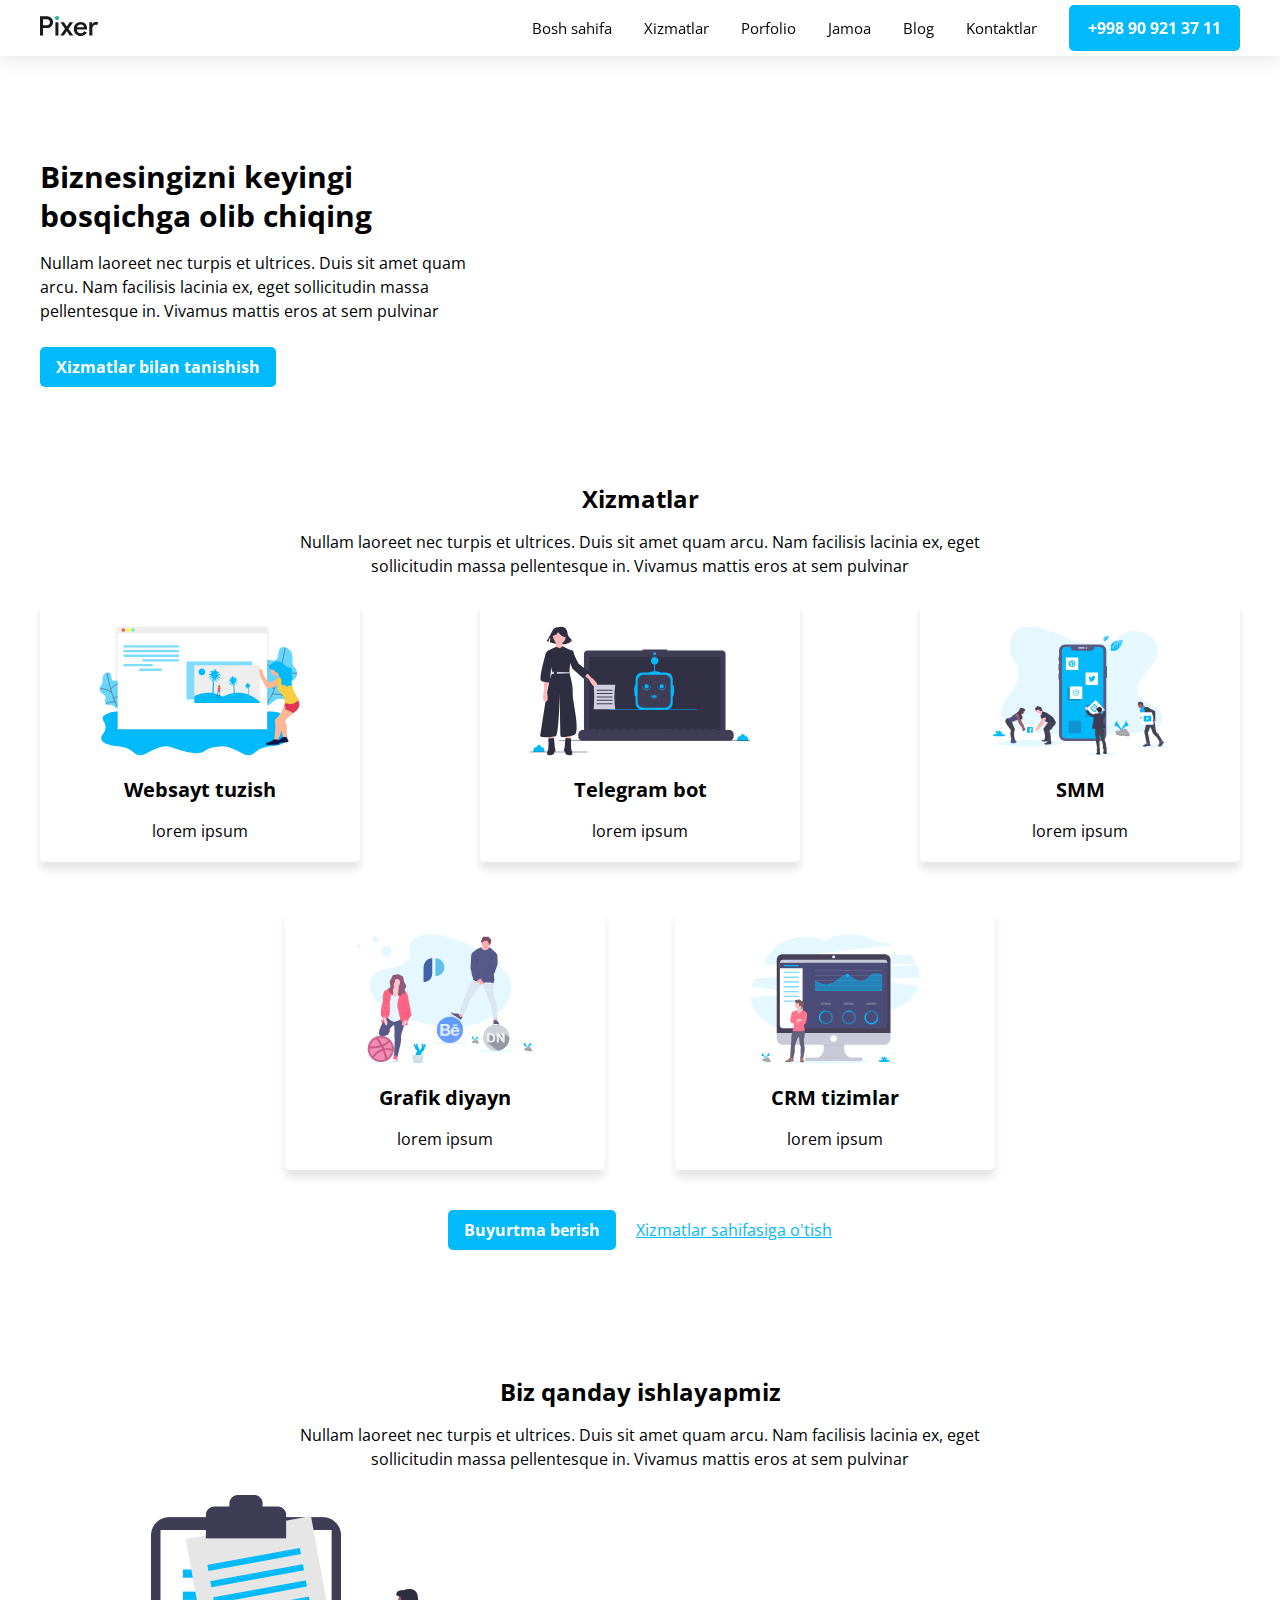
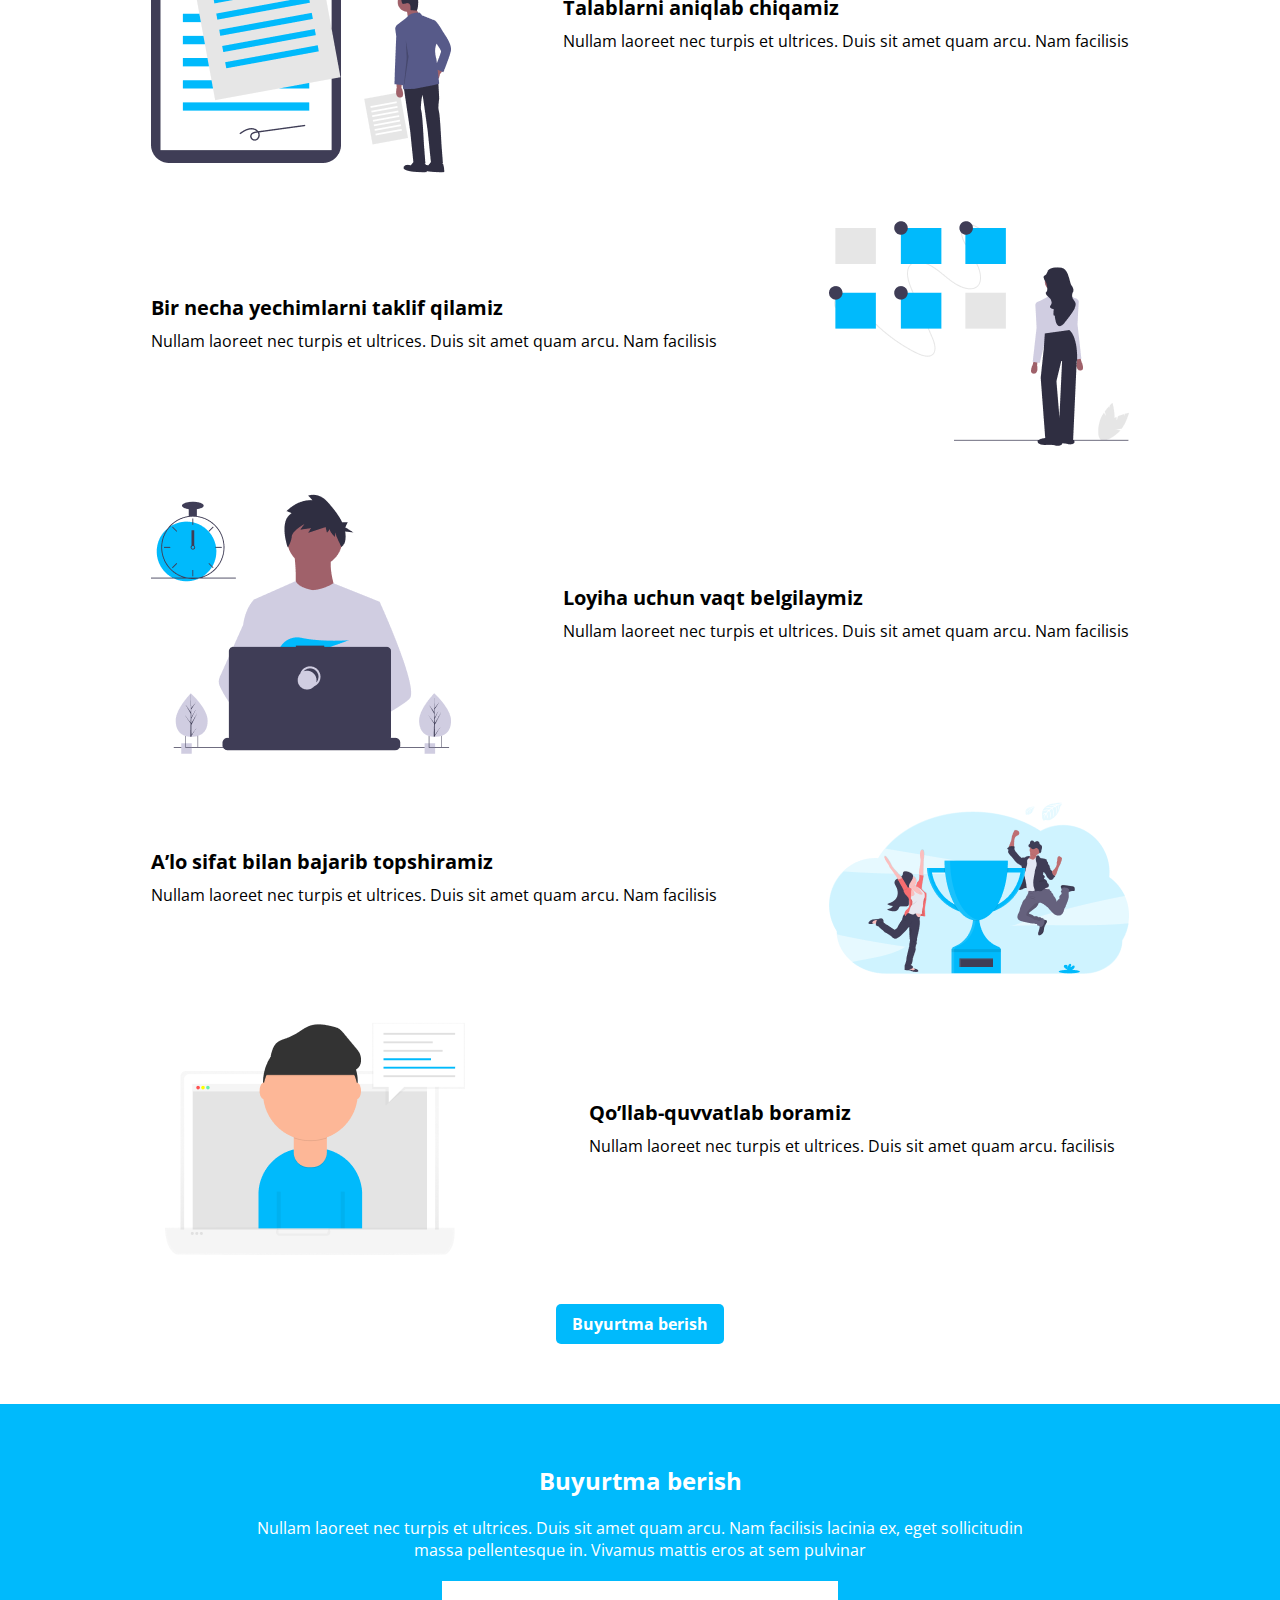
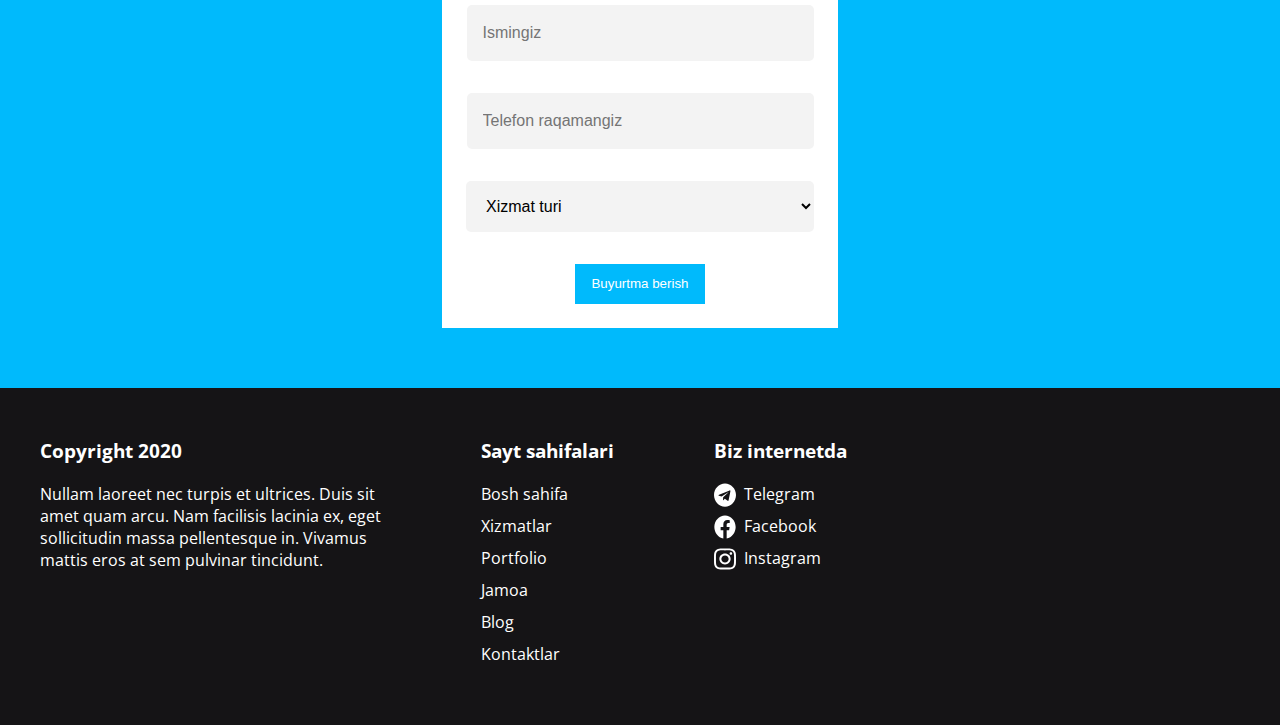
<file: index.html>
<!DOCTYPE html>
<html lang="en">
<head>
  <meta charset="UTF-8">
  <meta name="viewport" content="width=device-width, initial-scale=1.0">
  <title>Pixer</title>
  <link rel="stylesheet" href="./css/main.css">
  <link href="https://fonts.googleapis.com/css2?family=Open+Sans:wght@400;700&display=swap" rel="stylesheet">
  
</head>
<body>
  <header>
    <div class="nav container">

      <div class="nav-left ">
        <div class="logo">
          <a href="#">
            <img src="./images/pixer-logo.svg" alt="logotip">
          </a>
        </div>
      </div>

      <div class="nav-right">

          <ul class="nav-right-link">
            <li><a href="#" class="nav-link"> Bosh sahifa</a></li>
            <li >

              <div class="drop-list">
                <a href="#" class="nav-link">Xizmatlar</a>

                <div class="drop-list-inner">
                  <ul >
                    <li><a href="#" class="drop-item">Web sayt</a></li>
                    <li><a href="#" class="drop-item">Telegram bot</a></li>
                    <li><a href="#" class="drop-item">SMM</a></li>
                    <li><a href="#" class="drop-item">Grafig dizayn</a></li>
                    <li><a href="#" class="drop-item">CRM tizimi</a></li>
                  </ul>
                </div>

              </div>
  
            </li>
            <li><a href="#" class="nav-link">Porfolio</a></li>
            <li><a href="#" class="nav-link">Jamoa</a></li>
            <li><a href="#" class="nav-link">Blog</a></li>
            <li><a href="#" class="nav-link">Kontaktlar</a></li>
          </ul>
          <a href="tel:+998909213711" class="pixer-link number"> +998 90 921 37 11</a>

      </div>

    </div>
  </header>

  <div class="container">
    <main>

      <div class="section">

        <div class="section-inner">

          <div class="section-left">
            <h1>Biznesingizni keyingi bosqichga
              olib chiqing</h1>

            <p>Nullam laoreet nec turpis et ultrices. Duis sit amet quam arcu.
              Nam facilisis lacinia ex, eget sollicitudin massa pellentesque 
              in. Vivamus mattis eros at sem pulvinar</p>

            <a href="#" class="pixer-link"> Xizmatlar bilan tanishish</a>
          </div>

          <div class="section-right">
            <iframe width="458" height="258" src="https://www.youtube.com/embed/vnso1_Iynm4" frameborder="0" allow="accelerometer; autoplay; clipboard-write; encrypted-media; gyroscope; picture-in-picture" allowfullscreen></iframe>
          </div>

        </div>

      </div>

      <div class="section2">
        <div class="section2-inner">
          <h2>Xizmatlar</h2>
          <p>Nullam laoreet nec turpis et ultrices. Duis sit amet quam arcu. Nam facilisis lacinia ex, eget<br>
             sollicitudin massa pellentesque in. Vivamus mattis eros at sem pulvinar
          </p>
          <div  class="section2-inner-top">
            <a  href="#" class="section2-item">
              <img  width="202.79"; height="130"; src="./images/website-illustration.svg" alt="" >
              <h3>Websayt tuzish</h3>
              <p>lorem ipsum</p>
            </a>

            <a href="#" class="section2-item telegram">
              <img width="222.13" height="130" src="./images/bot-illustration.svg" alt="">
              <h3>Telegram bot</h3>
              <p>lorem ipsum</p>
            </a>

            <a href="#" class="section2-item smm">
              <img width="176.85" height="130" src="./images/smm-illustration@2x.svg" alt="">
              <h3>SMM</h3>
              <p>lorem ipsum</p>
            </a>

          </div>
          <div class="section2-inner-bottom">
            <a href="#" class="section2-item">
              <img width="179" height="130" src="./images/design-illustration.svg" alt="">
              <h3>Grafik diyayn</h3>
              <p>lorem ipsum</p>
            </a>

            <a href="#" class="section2-item">
              <img width="169.22" height="130" src="./images/crm-illustration.svg" alt="">
              <h3>CRM tizimlar</h3>
              <p>lorem ipsum</p>
            </a>

          </div>

          <a href="#" class="pixer-link">Buyurtma berish</a>
          <a href="#" class="section-link">Xizmatlar sahifasiga o'tish</a>

        </div>


      </div>

      <div class="section3"> 

          <h2>Biz qanday ishlayapmiz</h2>
          <p class="section3-text">Nullam laoreet nec turpis et ultrices. Duis sit amet quam arcu. Nam facilisis lacinia ex, eget<br> sollicitudin
            massa pellentesque in. Vivamus mattis eros at sem pulvinar</p>

          <div class="section3-item">

            <div class="section3-inner">
              <img src="./images/step-illlustration.png" alt="">
              <div class="inner-text">
                <h3>Talablarni aniqlab chiqamiz</h3>
                <p>Nullam laoreet nec turpis et ultrices. Duis sit amet quam arcu. Nam facilisis</p>
              </div>
            </div>

            <div class="section3-inner reverse">
              <img src="./images/step-illlustration2.png" alt="">
              <div class="inner-text">
                <h3>Bir necha yechimlarni taklif qilamiz</h3>
                <p>Nullam laoreet nec turpis et ultrices. Duis sit amet quam arcu. Nam  facilisis</p>
              </div>
            </div>

            <div class="section3-inner">
              <img src="./images/step-illustration3.png" alt="">
               <div class="inner-text"> 
                <h3>Loyiha uchun vaqt belgilaymiz</h3>
                <p>Nullam laoreet nec turpis et ultrices. Duis sit amet quam arcu. Nam facilisis</p>
               </div>
            </div>

            <div class="section3-inner reverse">
              <img src="./images/step-illustration4.png" alt="">
              <div class="inner-text">
                <h3>A’lo sifat bilan bajarib topshiramiz</h3>
                <p>Nullam laoreet nec turpis et ultrices. Duis sit amet quam arcu. Nam facilisis</p>
              </div>
            </div>

            <div class="section3-inner">
              <img src="./images/step-illustration5.png" alt="">
              <div class="inner-text">
                <h3>Qo’llab-quvvatlab boramiz</h3>
                <p>Nullam laoreet nec turpis et ultrices. Duis sit amet quam arcu. facilisis</p>
              </div>
            </div>
          
          </div>
          <div class="section3-link">
            <a href="#" class="pixer-link">Buyurtma berish</a>
          </div>
      </div>

    </main>
  </div>

  <div class="section4">

    <div class="container">

      <h2>Buyurtma berish</h2>
      <p>Nullam laoreet nec turpis et ultrices. Duis sit amet quam arcu. Nam facilisis lacinia ex, eget sollicitudin<br>
        massa pellentesque in. Vivamus mattis eros at sem pulvinar</p>

        <form action="../xiz.html">

          <input type="text" placeholder="Ismingiz" required>
          
          <input type="text" placeholder="Telefon raqamangiz" required>

          <select name="" id="">
            <option value="1" selected disabled>Xizmat turi</option>
            <option value="2">Vebsayt yaratish</option>
            <option value="3">CRM tizimlar</option>
            <option value="4">SMM</option>
          </select>

          <button type="submit" class="button">Buyurtma berish</button>

        </form>
    </div>
  </div>

  <footer>
    <div class="footer-inner container">

      <div class="footer-left">
        <h3>Copyright 2020</h3>
        <p>Nullam laoreet nec turpis et ultrices. Duis sit<br>
           amet quam arcu. Nam facilisis lacinia ex, eget<br>
            sollicitudin massa pellentesque in. Vivamus<br>
             mattis eros at sem pulvinar tincidunt.</p>
      </div>

      <div class="footer-middle">
       
        <ul>
          <h3>Sayt sahifalari</h3>

          <li class="footer-item">
            <a href="#" class="footer-link">Bosh sahifa</a>
          </li>

          <li class="footer-item">
            <a href="#" class="footer-link">Xizmatlar</a>
          </li>

          <li class="footer-item">
            <a href="#" class="footer-link">Portfolio</a>
          </li>

          <li class="footer-item">
            <a href="#" class="footer-link">Jamoa</a>
          </li>

          <li class="footer-item">
            <a href="#" class="footer-link">Blog</a>
          </li>

          <li class="footer-item">
            <a href="#" class="footer-link">Kontaktlar</a>
          </li>

        </ul>

      </div>

      <div class="footer-right">
        <h3>Biz internetda</h3>
        <a href="https://web.telegram.org" target="_blank" class="social">Telegram</a>
        <a href="https://facebook.com" target="_blank" class="social facebook">Facebook</a>
        <a href="https://instagram.com" target="_blank" class="social instagram">Instagram</a>
      </div>

    </div>
  </footer>

</body>
</html>
</file>
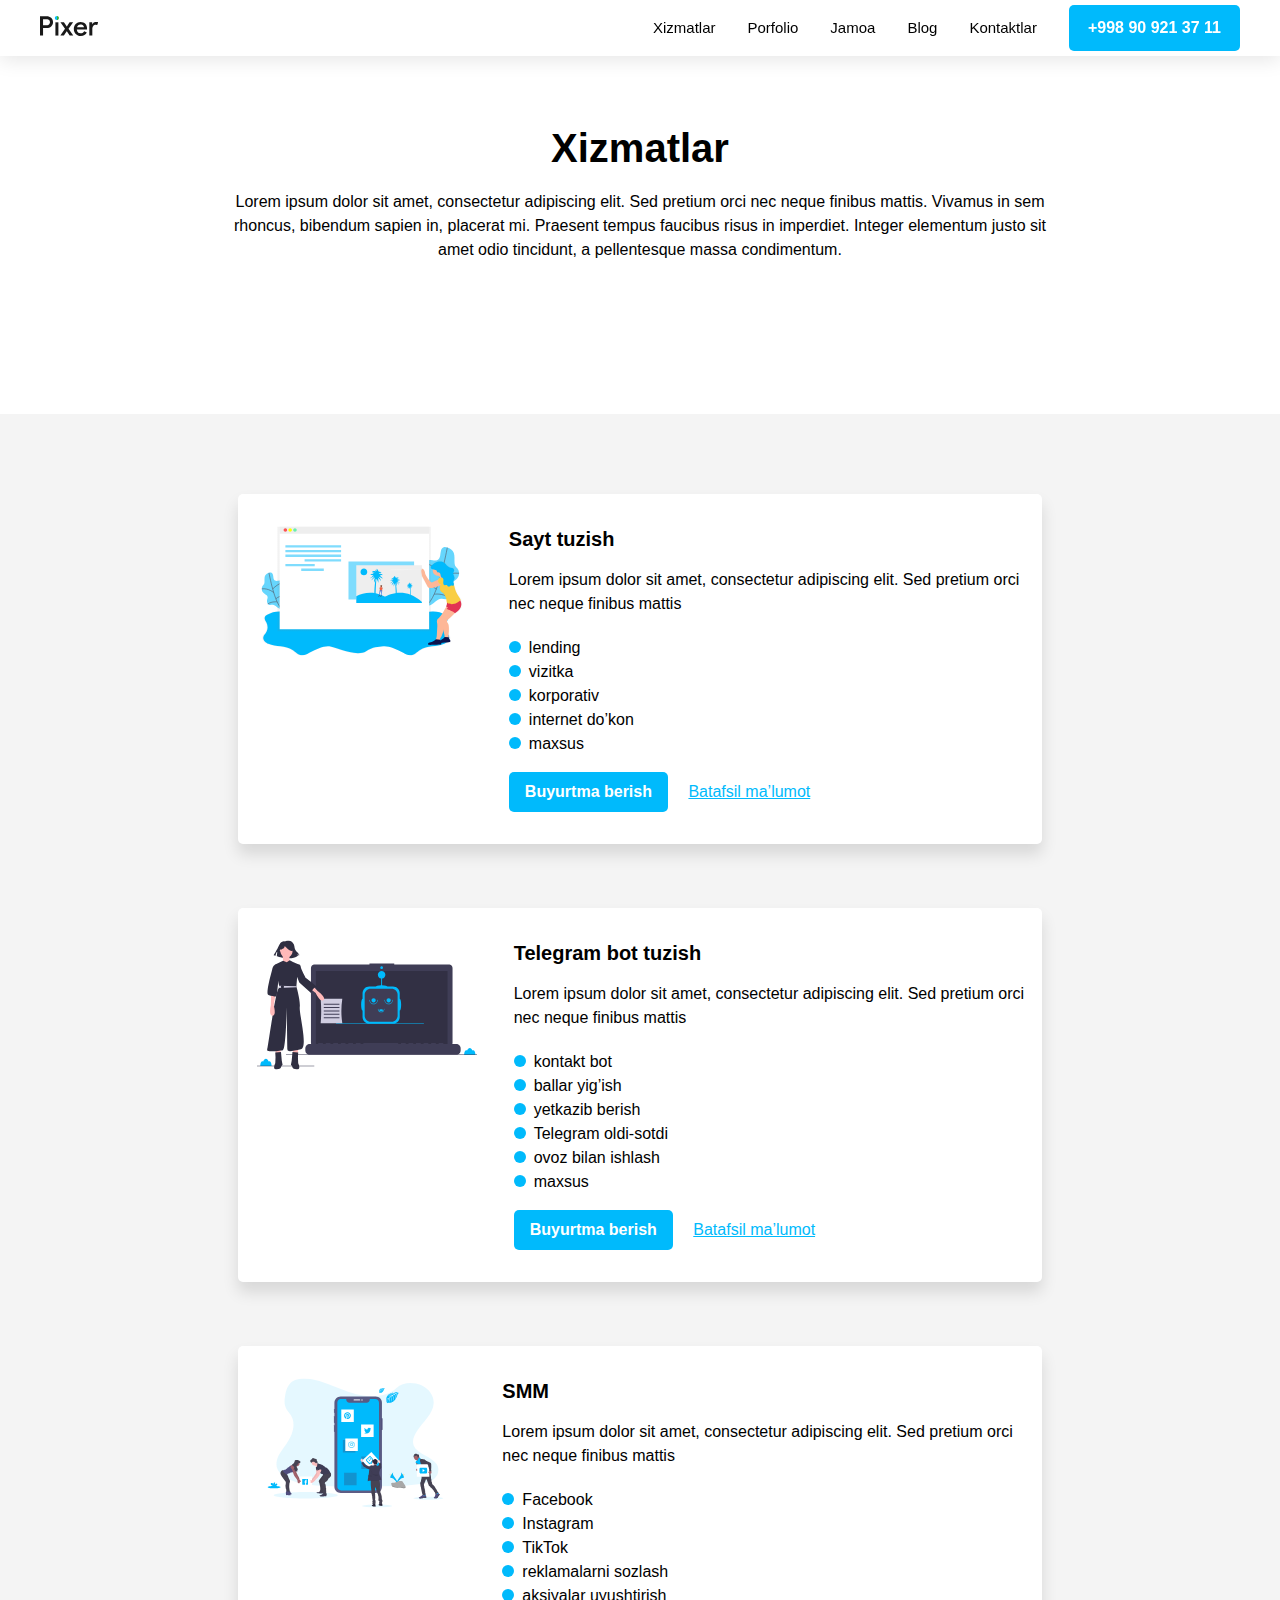
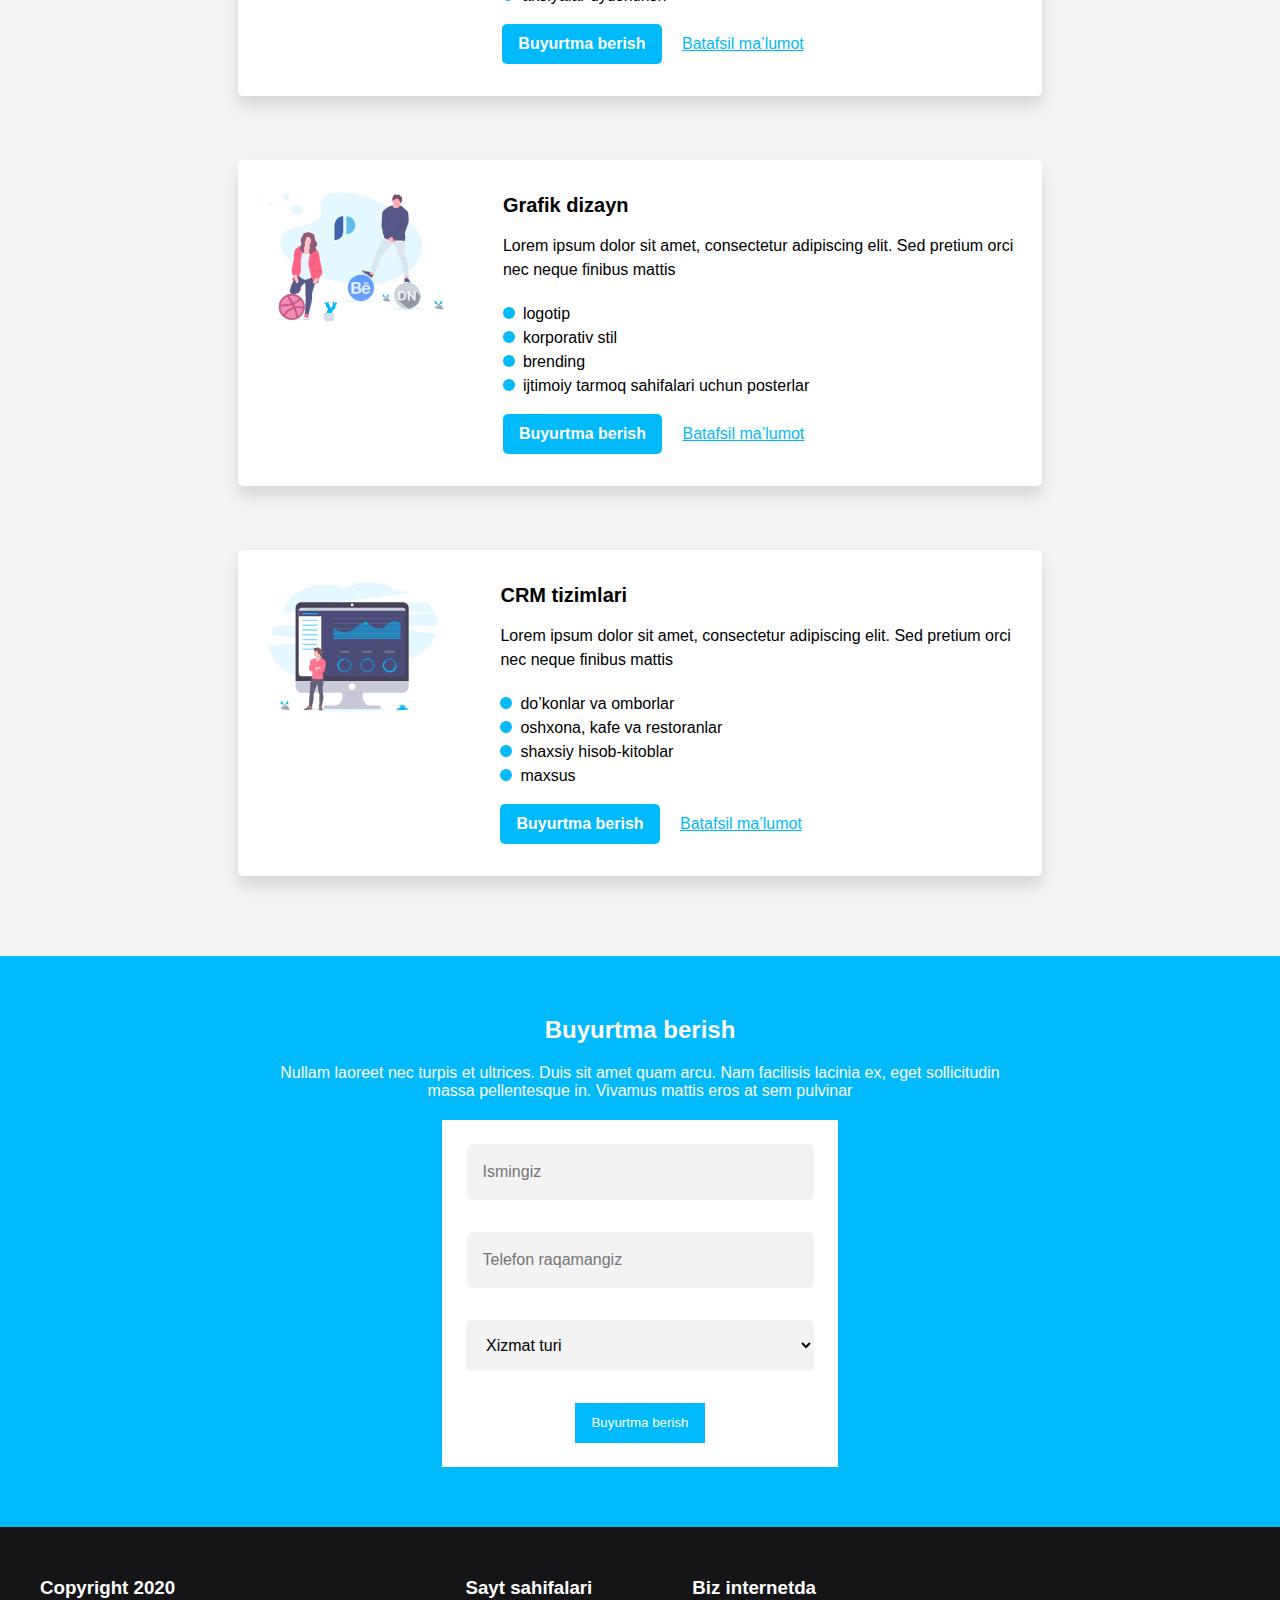
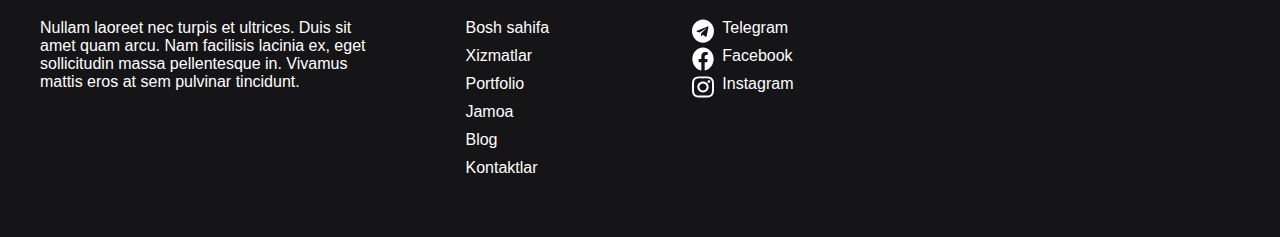
<file: services.html>
<!DOCTYPE html>
<html lang="en">

<head>
  <meta charset="UTF-8">
  <meta name="viewport" content="width=device-width, initial-scale=1.0">
  <title>Services</title>
  <link rel="stylesheet" href="./css/main.css">
</head>

<body>

  <header>
    <div class="nav container">

      <div class="nav-left ">
        <div class="logo">
          <a href="#">
            <img src="./images/pixer-logo.svg" alt="logotip">
          </a>
        </div>
      </div>

      <div class="nav-right">

          <ul class="nav-right-link">
           
              <div class="drop-list">
                <a href="#" class="nav-link">Xizmatlar</a>

                <div class="drop-list-inner">
                  <ul >
                    <li><a href="#" class="drop-item">Web sayt</a></li>
                    <li><a href="#" class="drop-item">Telegram bot</a></li>
                    <li><a href="#" class="drop-item">SMM</a></li>
                    <li><a href="#" class="drop-item">Grafig dizayn</a></li>
                    <li><a href="#" class="drop-item">CRM tizimi</a></li>
                  </ul>
                </div>

              </div>
  
            </li>
            <li><a href="#" class="nav-link">Porfolio</a></li>
            <li><a href="#" class="nav-link">Jamoa</a></li>
            <li><a href="#" class="nav-link">Blog</a></li>
            <li><a href="#" class="nav-link">Kontaktlar</a></li>
          </ul>
          <a href="tel:+998909213711" class="pixer-link number"> +998 90 921 37 11</a>

      </div>

    </div>
  </header> 

  <div class="main-wrapper">
      <div class="main-menu">
          <div class="main-top">
            <h2>Xizmatlar</h2>
            <p>Lorem ipsum dolor sit amet, consectetur adipiscing elit. Sed pretium orci nec neque finibus mattis. Vivamus in sem<br>
               rhoncus, bibendum sapien in, placerat mi. Praesent tempus faucibus risus in imperdiet. Integer elementum justo sit<br>
                amet odio tincidunt, a pellentesque massa condimentum.</p>
          </div>
          <div class="main-bottom">
            <div class="services ">
              <div class="ser-img">
                <img  width="202.79"; height="130" src="./images/website-illustration.svg" alt="">
              </div>
              <div class="ser-right">
                <h3 >Sayt tuzish</h3>
                <p>Lorem ipsum dolor sit amet, consectetur adipiscing elit. Sed pretium orci<br>
                  nec neque finibus mattis</p>
                  
                <ul class="services-list">
                  <li><a  class="services-item" href="#">lending</a></li>
                  <li><a  class="services-item" href="#">vizitka</a></li>
                  <li><a  class="services-item" href="#">korporativ</a></li>
                  <li><a  class="services-item" href="#">internet do’kon</a></li>
                  <li><a  class="services-item" href="#">maxsus</a></li>
                </ul>

                <div class="links">
                  <a class="pixer-link" href="#">Buyurtma berish</a>
                  <a class="section-link" href="#">Batafsil ma’lumot</a>
                </div>
              </div>
            </div>
            <div class="services">
              <div class="ser-img">
                <img  width="222.13" height="130" src="./images/bot-illustration.svg" alt="">
              </div>
              <div class="ser-right">
                <h3 >Telegram bot tuzish</h3>
                <p>Lorem ipsum dolor sit amet, consectetur adipiscing elit. Sed pretium
                  orci<br> nec neque finibus mattis</p>
                  
                <ul class="services-list">
                  <li><a  class="services-item" href="#">kontakt bot</a></li>
                  <li><a  class="services-item" href="#">ballar yig’ish</a></li>
                  <li><a  class="services-item" href="#">yetkazib berish</a></li>
                  <li><a  class="services-item" href="#">Telegram oldi-sotdi</a></li>
                  <li><a  class="services-item" href="#">ovoz bilan ishlash</a></li>
                  <li><a  class="services-item" href="#">maxsus</a></li>
                </ul>

                <div class="links">
                  <a class="pixer-link" href="#">Buyurtma berish</a>
                  <a class="section-link" href="#">Batafsil ma’lumot</a>
                </div>
              </div>
            </div>

            <div class="services">
              <div class="ser-img">
                <img width="176.85" height="130" src="./images/smm-illustration@2x.svg" alt="">
              </div>
              <div class="ser right">
                <h3 >SMM</h3>
                <p>Lorem ipsum dolor sit amet, consectetur adipiscing elit. Sed pretium
                  orci<br> nec neque finibus mattis</p>
                  
                <ul class="services-list">
                  <li><a  class="services-item" href="#">Facebook</a></li>
                  <li><a  class="services-item" href="#">Instagram</a></li>
                  <li><a  class="services-item" href="#">TikTok</a></li>
                  <li><a  class="services-item" href="#">reklamalarni sozlash</a></li>
                  <li><a  class="services-item" href="#">aksiyalar uyushtirish</a></li>
                </ul>

                <div class="links">
                  <a class="pixer-link" href="#">Buyurtma berish</a>
                  <a class="section-link" href="#">Batafsil ma’lumot</a>
                </div>
              </div>
            </div>

            <div class="services">
              <div class="ser-img">
                <img width="179" height="130" src="./images/design-illustration.svg" alt="">
              </div>
              <div class="ser-right">
                <h3 >Grafik dizayn</h3>
                <p>Lorem ipsum dolor sit amet, consectetur adipiscing elit. Sed pretium
                  orci<br> nec neque finibus mattis</p>
                  
                <ul class="services-list">
                  <li><a  class="services-item" href="#">logotip</a></li>
                  <li><a  class="services-item" href="#">korporativ stil</a></li>
                  <li><a  class="services-item" href="#">brending</a></li>
                  <li><a  class="services-item" href="#">ijtimoiy tarmoq sahifalari uchun posterlar</a></li>
                </ul>

                <div class="links">
                  <a class="pixer-link" href="#">Buyurtma berish</a>
                  <a class="section-link" href="#">Batafsil ma’lumot</a>
                </div>
              </div>
            </div>

            <div class="services end">
              <div class="ser-img">
                <img width="169.22" height="130" src="./images/crm-illustration.svg" alt="">
              </div>
              <div class="ser-right">
                <h3 >CRM tizimlari</h3>
                <p>Lorem ipsum dolor sit amet, consectetur adipiscing elit. Sed pretium
                  orci<br> nec neque finibus mattis</p>
                  
                <ul class="services-list">
                  <li><a  class="services-item" href="#">do’konlar va omborlar</a></li>
                  <li><a  class="services-item" href="#">oshxona, kafe va restoranlar</a></li>
                  <li><a  class="services-item" href="#">shaxsiy hisob-kitoblar</a></li>
                  <li><a  class="services-item" href="#">maxsus</a></li>
                </ul>

                <div class="links">
                  <a class="pixer-link" href="#">Buyurtma berish</a>
                  <a class="section-link" href="#">Batafsil ma’lumot</a>
                </div>
              </div>
            </div>
          </div>
      
       </div>
          
   </div>
      
  <div class="section4">

    <div class="container">

      <h2>Buyurtma berish</h2>
      <p>Nullam laoreet nec turpis et ultrices. Duis sit amet quam arcu. Nam facilisis lacinia ex, eget sollicitudin<br>
        massa pellentesque in. Vivamus mattis eros at sem pulvinar</p>

        <form action="../xiz.html">

          <input type="text" placeholder="Ismingiz" required>
          
          <input type="text" placeholder="Telefon raqamangiz" required>

          <select name="" id="">
            <option value="1" selected disabled>Xizmat turi</option>
            <option value="2">Vebsayt yaratish</option>
            <option value="3">CRM tizimlar</option>
            <option value="4">SMM</option>
          </select>

          <button type="submit" class="button">Buyurtma berish</button>

        </form>
    </div>
  </div>

  <footer>
    <div class="footer-inner container">

      <div class="footer-left">
        <h3>Copyright 2020</h3>
        <p>Nullam laoreet nec turpis et ultrices. Duis sit<br>
           amet quam arcu. Nam facilisis lacinia ex, eget<br>
            sollicitudin massa pellentesque in. Vivamus<br>
             mattis eros at sem pulvinar tincidunt.</p>
      </div>

      <div class="footer-middle">
       
        <ul>
          <h3>Sayt sahifalari</h3>

          <li class="footer-item">
            <a href="#" class="footer-link">Bosh sahifa</a>
          </li>

          <li class="footer-item">
            <a href="#" class="footer-link">Xizmatlar</a>
          </li>

          <li class="footer-item">
            <a href="#" class="footer-link">Portfolio</a>
          </li>

          <li class="footer-item">
            <a href="#" class="footer-link">Jamoa</a>
          </li>

          <li class="footer-item">
            <a href="#" class="footer-link">Blog</a>
          </li>

          <li class="footer-item">
            <a href="#" class="footer-link">Kontaktlar</a>
          </li>

        </ul>

      </div>

      <div class="footer-right">
        <h3>Biz internetda</h3>
        <a href="https://web.telegram.org" target="_blank" class="social">Telegram</a>
        <a href="https://facebook.com" target="_blank" class="social facebook">Facebook</a>
        <a href="https://instagram.com" target="_blank" class="social instagram">Instagram</a>
      </div>

    </div>
  </footer>


</body>

</html>
</file>
<file: css/main.css>
body {
  margin: 0;
  padding: 0;
  font-family: 'Open Sans', sans-serif;
}

h1,
h2,
h3,
h4,
p,
ul {
  margin: 0;
  padding: 0;
}

.container {
  width: 1200px;
  margin-left: auto;
  margin-right: auto;
}

li {
  list-style-type: none;
}

a {
  text-decoration: none;
}

header {
  position: fixed;
  left: 0;
  right: 0;
  margin-top: 0;
  background: #FFFFFF;
  box-shadow: 0px 4px 20px rgba(0, 0, 0, 0.1);
  margin-bottom: 80px;
}

.nav {
  display: flex;
  justify-content: space-between;
  align-items: center;
}

.nav-left .logo:hover {
  opacity: 0.8;
}

.nav-left .logo:active {
  opacity: 0.4;
}

.nav-right {
  display: flex;
  justify-content: space-between;
  align-items: center;

}

.nav-right-link {
  display: flex;
  padding: 16px;
}

.nav-link {
  font-style: normal;
  font-weight: normal;
  font-size: 15px;
  line-height: 24px;
  color: #000000;
  padding: 16px;
}

.nav-link:hover {
  border-bottom: 3px solid #191919;
}

.nav-link:active {
  font-style: normal;
  font-weight: normal;
  font-size: 15px;
  line-height: 24px;
  color: #FFFFFF;
  background: rgba(25, 25, 25, 0.7);
}

.drop-item {
  display: flex;
  padding: 12px;
  color: #000000;
}

.drop-item:hover {
  background-color: #00BAFC;
  color: #fff
}

.drop-item:active {
  background: #00BAFC;
  opacity: 0.6;
  color: #fff
}


.drop-list {
  position: relative;
  left: 0;
  right: 0;
}

.drop-list-inner {
  position: absolute;
  top: 40px;
  display: none;
  justify-content: center;
  list-style-type: none;
  left: 0;
  right: 0;
  border-radius: 5px;
  margin-right: 20px;
  min-width: 125px;
  padding: 15px 0;
  background-color: #fff;
  box-shadow: 0px 4px 24px rgba(0, 0, 0, 0.1);
  background: #FFFFFF;
}

.drop-list-inner .li a {
  margin-bottom: 20px;
}

.drop-list:hover .drop-list-inner {
  display: block;
}

.pixer-link.number {
  padding: 8px 16px;
  border: 3px solid transparent;
}

.pixer-link.number:hover {
  padding: 8px 16px;
  background: #FFFFFF;
  border: 3px solid #00BAFC;
  box-sizing: border-box;
  border-radius: 5px;
  color: #00BAFC;
}

.pixer-link.number:active {
  padding: 8px 16px;
  background: rgba(0, 186, 252, 0.6);
  border-radius: 5px;
  border: 3px solid transparent;
  color: #ffffff;
}

.drop-list {
  position: relative;
}

.drop-list-inner {
  position: absolute;
  display: none;
}

main {
  padding-top: 60px;
}

.section {
  margin-bottom: 56px;


}

.section-inner {
  display: flex;
  justify-content: space-between;
  margin: 80px 0;
  align-items: center
}

.section .section-inner .section-left h1 {
  width: 470px;
  font-style: normal;
  font-weight: bold;
  font-size: 30px;
  line-height: 130%;
  color: #000000;
  margin-bottom: 16px;
}

.section .section-inner .section-left p {
  width: 465px;
  margin-bottom: 24px;
  font-style: normal;
  font-weight: normal;
  font-size: 16px;
  line-height: 24px;
  color: #000000;
}

.pixer-link {
  display: inline-block;
  padding: 8px 16px;
  font-style: normal;
  font-weight: bold;
  font-size: 16px;
  line-height: 24px;
  color: #FFFFFF;
  background: #00BAFC;
  border-radius: 5px;
}

.pixer-link:hover {
  display: inline-block;
  padding: 8px 16px;
  font-style: normal;
  font-weight: bold;
  font-size: 16px;
  line-height: 24px;
  color: #FFFFFF;
  background: rgba(0, 186, 252, 0.8);
  border-radius: 5px;
}

.pixer-link:active {
  display: inline-block;
  padding: 8px 16px;
  font-style: normal;
  font-weight: bold;
  font-size: 16px;
  line-height: 24px;
  color: #FFFFFF;
  background: rgba(0, 186, 252, 0.6);
  border-radius: 5px;
}

.section2 {
  margin-bottom: 66px;
}

.section2-inner {
  text-align: center;
}

.section2-inner h2 {
  font-style: normal;
  font-weight: bold;
  font-size: 24px;
  line-height: 130%;
  text-align: center;
  color: #000000;
  margin-bottom: 16px;
}

.section2-inner p {
  font-style: normal;
  font-weight: normal;
  font-size: 16px;
  line-height: 24px;
  text-align: center;
  color: #000000;
  margin-bottom: 24px;
}

.section2 .section2-inner-top {
  display: flex;
  justify-content: space-between;
  margin-bottom: 48px;
}

.section2 .section2-inner-bottom {
  display: flex;
  justify-content: center;
  margin-bottom: 40px;
}

.section2-inner-bottom .section2-item:nth-child(1) {
  margin-right: 70px;
}

.section2-item {
  text-align: center;
  background: #FFFFFF;
  box-shadow: 0px 8px 8px rgba(0, 0, 0, 0.1);
  border-radius: 5px;
  width: 320px;
  height: 260px;

}

.section2-item:hover {
  text-align: center;
  border-radius: 5px;
  width: 320px;
  height: 260px;
  background: #FFFFFF;
  box-shadow: 0px 12px 21px rgba(0, 0, 0, 0.1);
}

.section2-item:active {
  text-align: center;
  width: 320px;
  height: 260px;
  background: #FFFFFF;
  box-shadow: 0px 4px 4px rgba(0, 0, 0, 0.2);
  border-radius: 5px;
}

.section2-item img {
  margin-bottom: 16px;
  margin-top: 24px;
}

.section2-item h3 {
  margin-bottom: 16px;
  font-style: normal;
  font-weight: bold;
  font-size: 20px;
  line-height: 130%;
  text-align: center;
  color: #000000;
}

.section2-item p {
  margin-bottom: 64px;
  font-style: normal;
  font-weight: normal;
  font-size: 16px;
  line-height: 24px;
  text-align: center;
  color: #000000;
}

.section2 .section-link {
  font-style: normal;
  font-weight: normal;
  font-size: 16px;
  line-height: 24px;
  text-align: center;
  text-decoration-line: underline;
  color: #00BAFC;
  margin-left: 16px
}



.section3 {
  padding: 60px 0;
  display: flex;
  /* align-items: center; */
  /* justify-content: center; */
  flex-direction: column;
}

.section3-inner {
  display: flex;
  align-items: center;
  justify-content: space-evenly;
  margin-bottom: 48px;
  flex-wrap: wrap;
}

.section3 h2 {
  font-style: normal;
  font-weight: bold;
  font-size: 24px;
  line-height: 130%;
  text-align: center;
  color: #000000;
  margin-bottom: 16px;
}

.section3 .section3-text {
  font-style: normal;
  font-weight: normal;
  font-size: 16px;
  line-height: 24px;
  text-align: center;
  color: #000000;
  margin-bottom: 24px;
}

.section3-item h3 {
  font-style: normal;
  font-weight: bold;
  font-size: 20px;
  line-height: 130%;
  color: #000000;
  margin-bottom: 8px;
}

.section3-item p {
  font-style: normal;
  font-weight: normal;
  font-size: 16px;
  line-height: 24px;
  color: #000000;
}

.section3-inner.reverse {
  flex-direction: row-reverse;

}

.section3-link {
  display: flex;
  justify-content: center;
}



.section4 {
  text-align: center;
  display: block;
  background-color: #00BAFC;
  color: white;
  padding: 60px 0;
}

.section4 h2,
p {
  margin-bottom: 20px;
}

form {
  display: inline-block;
  justify-content: center;
  width: 348px;
  max-width: 0 auto;
  background-color: #fff;
  border: 5px;
  padding: 24px;
}

input,
select {
  width: 315px;
  border: none;
  margin-bottom: 32px;
  border-radius: 5px;
  padding: 16px;
  background: #F3F3F3;
  font-style: normal;
  font-weight: normal;
  font-size: 16px;
  line-height: 150%;
  color: #000000;
}

select {
  width: 100%;
}

.button {
  align-self: center;
  line-height: 24px;
  background-color: #00BAFC;
  color: white;
  border: none;
  padding: 8px 16px;
  margin-left: auto;
  margin-right: auto;
  display: inline-block;
  text-align: center;

}

input .placeholder {
  font-style: normal;
  font-weight: normal;
  font-size: 16px;
  line-height: 150%;
  text-align: center;
  color: #000000;
}

footer {
  background-color: rgb(21, 20, 22);
  color: white;
  padding: 50px 0;
}

footer h3 {
  margin-bottom: 20px;
}

.footer-left,
.footer-middle {
  margin-right: 100px;
}

.footer-inner {
  display: flex;
}

.footer-link {
  margin-bottom: 10px;
  display: block;
  color: white;
}

.footer-link:hover {
  color: #00BAFC;
}

.footer-link:active {
  color: #478ba3;
}

.footer-right a {
  display: block;
  margin-bottom: 10px;
  color: white;
  margin-left: 30px;
}

.footer-right .social:hover {
  color: #00BAFC;
}

.footer-right .social:active {
  color: #478ba3;
}

.footer-right {
  position: relative;
}

.footer-right .social::before {
  content: "";
  background-image: url("../images/telegram.svg");
  padding: 22px 23px;
  background-repeat: no-repeat;
  position: absolute;
  left: 0;
}

.footer-right .social.facebook::before {
  content: "";
  background-image: url("../images/facebook.svg");
  padding: 22px 23px;
  background-repeat: no-repeat;
}
.footer-right .social.facebook::before:active {
  content: "";
  background-image: url("../images/facebook.svg");
  padding: 22px 23px;
  background-repeat: no-repeat;
}

.footer-right .social.instagram::before {
  content: "";
  background-image: url("../images/instagram.svg");
  padding: 22px 23px;
  background-repeat: no-repeat;
}





.main-menu {
  padding-top: 50px;
}

.main-top {
  margin-top: 72px;
  text-align: center;
}

.main-top h2 {
  font-style: normal;
  font-weight: bold;
  font-size: 40px;
  line-height: 130%;
  color: #000000;
  margin-bottom: 16px;
}

.main-top {
  font-style: normal;
  font-weight: normal;
  font-size: 16px;
  line-height: 24px;
  text-align: center;
  color: #000000;
  margin-bottom: 152px;


}

.main-bottom {
  background: #F4F4F4;
  margin-top: 80px;
  padding: 80px;
  ;


}


.services {
  width: 804px;
  background: #FFFFFF;
  box-shadow: 0px 10px 16px rgba(0, 0, 0, 0.12);
  border-radius: 5px;
  margin-left: auto;
  margin-right: auto;
  display: flex;
  justify-content: space-around;
  margin-bottom: 64px;
  padding: 32px 0;
}

.services h3 {
  font-style: normal;
  font-weight: bold;
  font-size: 20px;
  line-height: 130%;
  color: #000000;
  margin-bottom: 16px;
}

.services p {
  font-style: normal;
  font-weight: normal;
  font-size: 16px;
  line-height: 24px;
  color: #000000;
}

.services-list {
  margin-bottom: 16px;
}

.services-item {
  font-style: normal;
  font-weight: normal;
  font-size: 16px;
  line-height: 24px;
  color: #000000;
  margin-bottom: 8px;
}

.services.end {
  margin-bottom: 0;
}

.services-item::before {
  content: "";
  display: inline-block;
  width: 12px;
  height: 12px;
  background-color: #00BAFC;
  border-radius: 50%;
  margin-right: 8px;
}

.links .section-link {
  font-style: normal;
  font-weight: normal;
  font-size: 16px;
  line-height: 24px;
  text-align: center;
  text-decoration-line: underline;
  color: #00BAFC;
  margin-left: 16px
}
</file>
